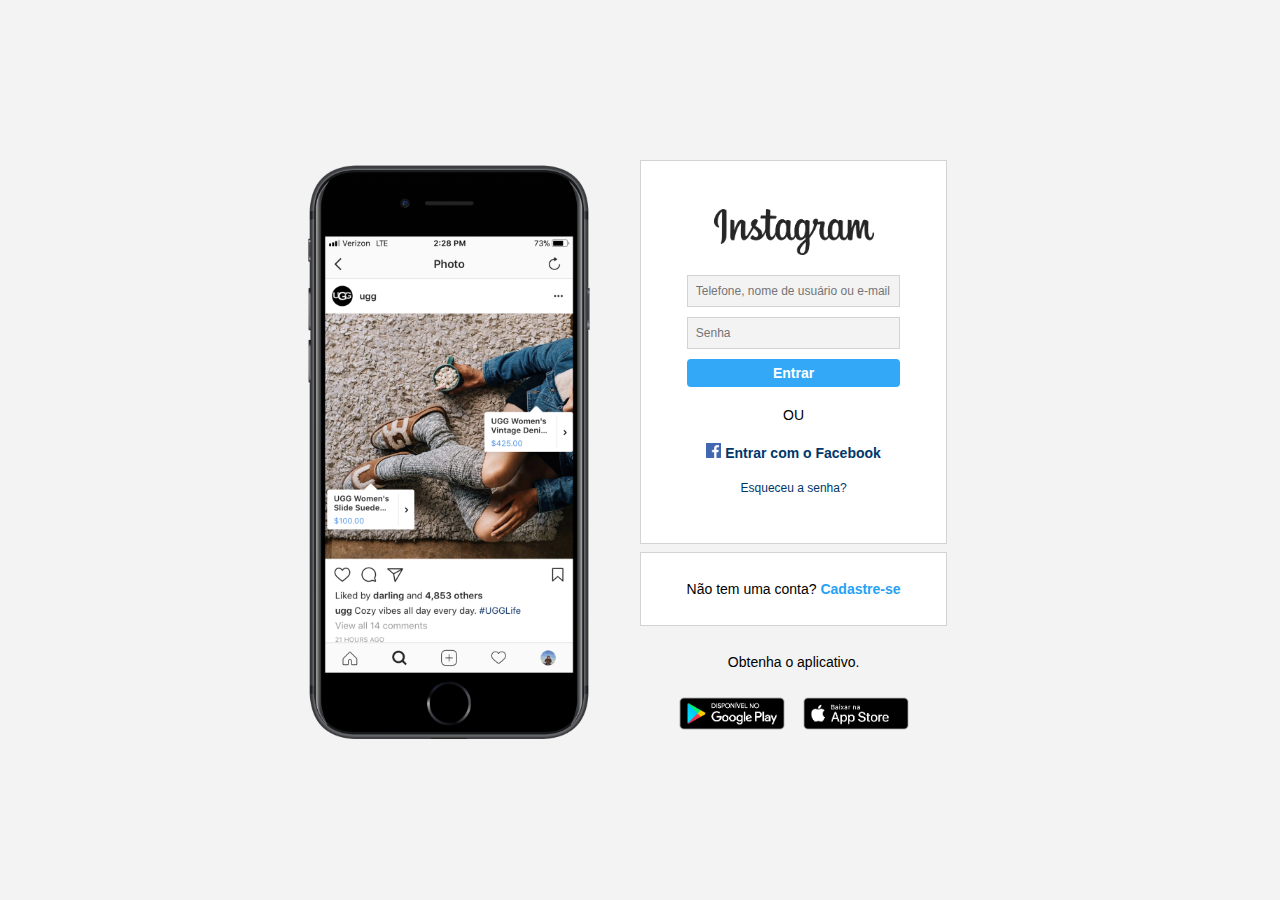
<file: instagram-front-page/index.html>
<!DOCTYPE html>
<html lang="en">
<head>
    <meta charset="UTF-8">
    <meta http-equiv="X-UA-Compatible" content="IE=edge">
    <meta name="viewport" content="width=device-width, initial-scale=1.0">
    <link rel="stylesheet" href="style.css">
    <title>Instagram</title>
</head>
<body>
    <div class="instagram-page">
        <div class="instagram-phone">
            <img src="imgs/smartphone.png" alt="cellphone image" width="700px" height="700px"/>
        </div>
        <div class="instagram-continue">
            <div class="group">
                <img src="imgs/instagram-logo.png" alt="instagram logo" class="instagram-logo" width="200px">
                <input type="text" class="instagram-login" placeholder="Telefone, nome de usuário ou e-mail"></input>
                <input type="password" class="instagram-senha" placeholder="Senha"></input>
                <button class="button">Entrar</button>
                <p> OU </p>
                <a href="/">
                    <img src="imgs/facebook-logo.png" alt="facebook logo" class="facebook-logo" width="15px">
                    <span class="enter-with-facebook">Entrar com o Facebook</span>
                    <p class="forgot-password">Esqueceu a senha?</p>
                </a>
            </div>
            <div class="group">
                <span class="not-registred">
                    Não tem uma conta?
                    <a href="/" class="create-account">Cadastre-se</a>
                </span>
            </div>
            <div class="get-the-app">
                <p>Obtenha o aplicativo.</p>
                <a href="/">
                    <img src="imgs/play_store_badge.png" alt="play store logo" width="120px">
                    <img src="imgs/apple_store_badge.png" alt="app store logo" width="120px">
                </a>
            </div>
        </div>
    </div>
</body>
</html>
</file>
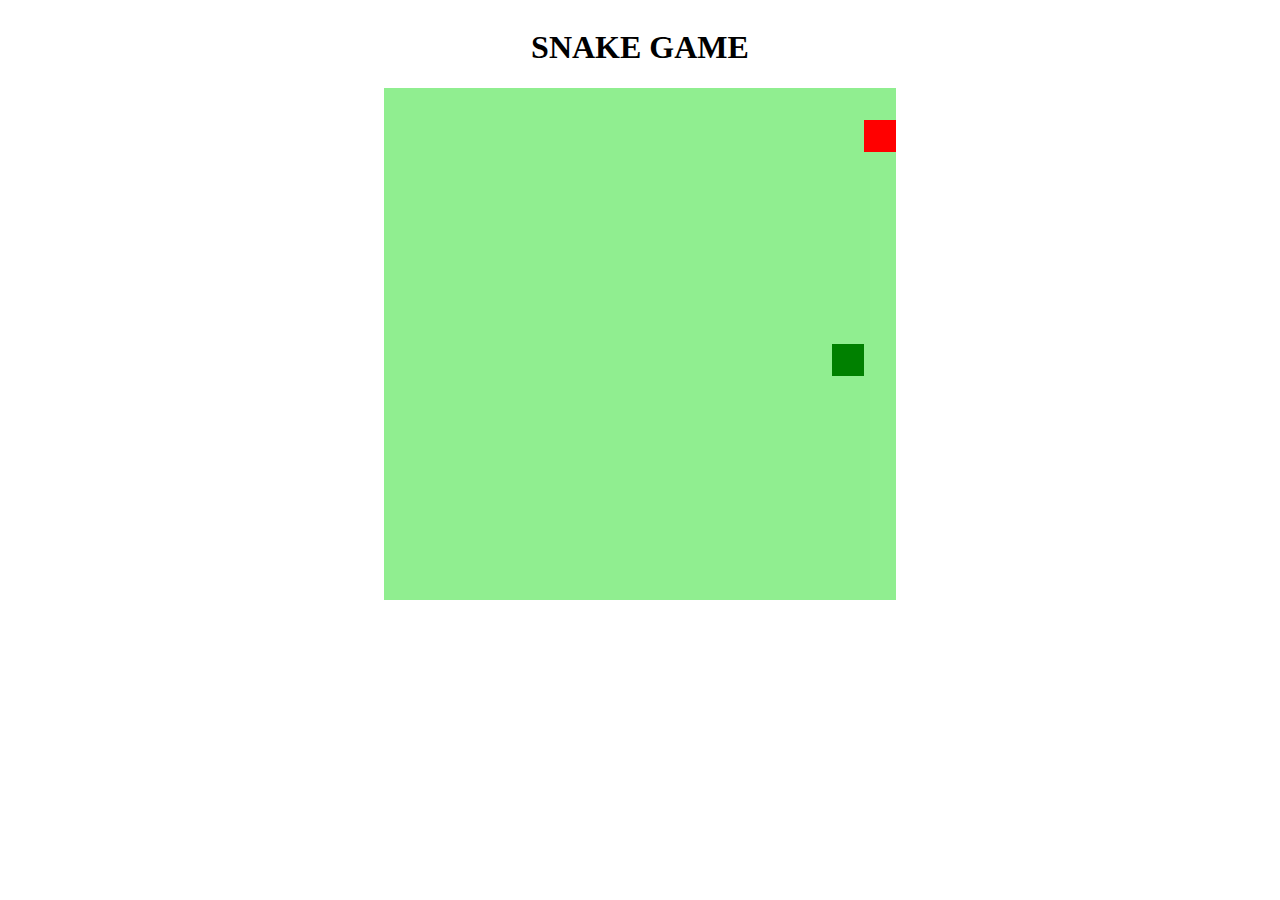
<file: snake-game/index.html>
<!DOCTYPE html>
<html lang="pt-br">
<head>
    <meta charset="UTF-8">
    <meta http-equiv="X-UA-Compatible" content="IE=edge">
    <meta name="viewport" content="width=device-width, initial-scale=1.0">
    <link rel="stylesheet" href="style.css">
    <script defer src="script.js"></script>
    <title>Snake Game</title>
</head>
<body>
    <h1>SNAKE GAME</h1>
    <canvas id="snake" width="512px" height="512px"></canvas>
</body>
</html>
</file>
<file: instagram-front-page/style.css>
* {
    padding: 0px;
    margin: 0px;
    text-decoration: none;
    box-sizing: border-box;
    font-family: -apple-system, BlinkMacSystemFont, 'Segoe UI', Roboto, Oxygen, Ubuntu, Cantarell, 'Open Sans', 'Helvetica Neue', sans-serif;
    font-size: 14px;
}

body {
    background-color:rgb(243,243,243);
    min-height: 100vh;
    width: 100%;
    display: flex;
    justify-content: center;

}

input {
    width: 70%;
    padding: 8px;
    margin-bottom: 10px;
    background-color:rgb(243,243,243);
    border: 1px solid lightgray;
    font-size: 12px;
}

.instagram-page {
    display: flex;
    justify-content: start;
    align-items: center;
    width: 60%;
}

.instagram-phone {
    display: flex;
    align-items: center;
    justify-content: center;
    width:50%;
}

.instagram-continue {
    display: flex;
    align-items: center;
    justify-content: space-around;
    flex-direction: column;
    width: 40%;
    min-height: 42rem;
    
}

.group {
    justify-content: space-evenly;
    background-color:#ffffff;
    align-items:center;
    display: flex;
    flex-direction: column;
    width: 100%;
    padding: 2rem 0;
    border: 1px solid lightgray;    
}

.instagram-logo {
    padding: 20px;
}

.button {
    background-color:#32a8f7;
    border-radius:4px;
    padding: 6px;
    color: #ffffff;
    width:70%;
    font-weight: bold;
    border:none;
}

.forgot-password {
    padding: 20px;
    text-align: center;
    color:#00376b;
    font-size: 12px;
}


.enter-with-facebook {
    font-weight: bold;
    color:#00376b;
}

p {
    padding: 20px;
    text-align: center;
}

.create-account {
    font-weight: bold;
    color:#25a2f5;
}

/* media queries */

@media (max-width:1024px) {
    .instagram-page {
        width: 90%;
    }
}

@media (max-width: 650px) {
    .instagram-phone {
        display: none;
    }
    .instagram-continue {
        width: 90%;
    }
}
</file>
<file: snake-game/style.css>
body {
    display: flex;
    justify-content: center;
    align-items: center;
    flex-direction: column;
    font-family: Verdana;
}
</file>
